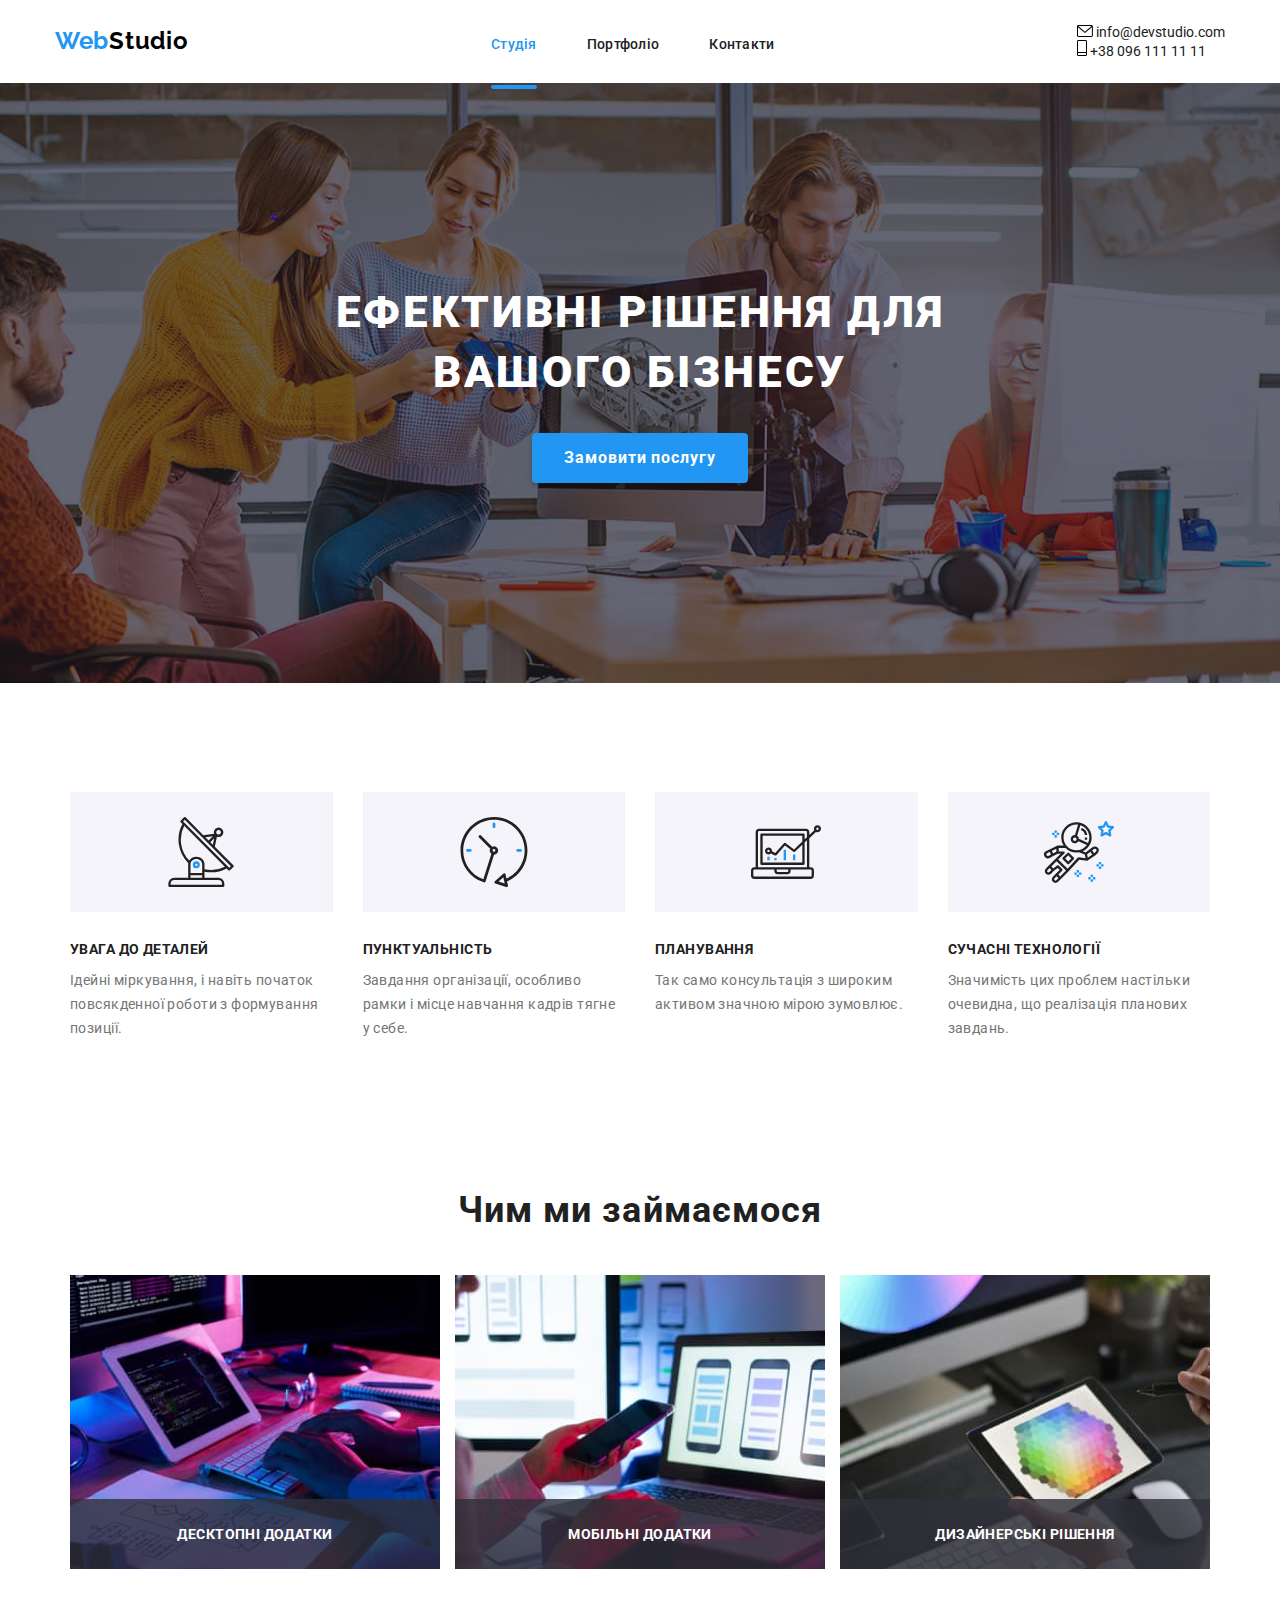
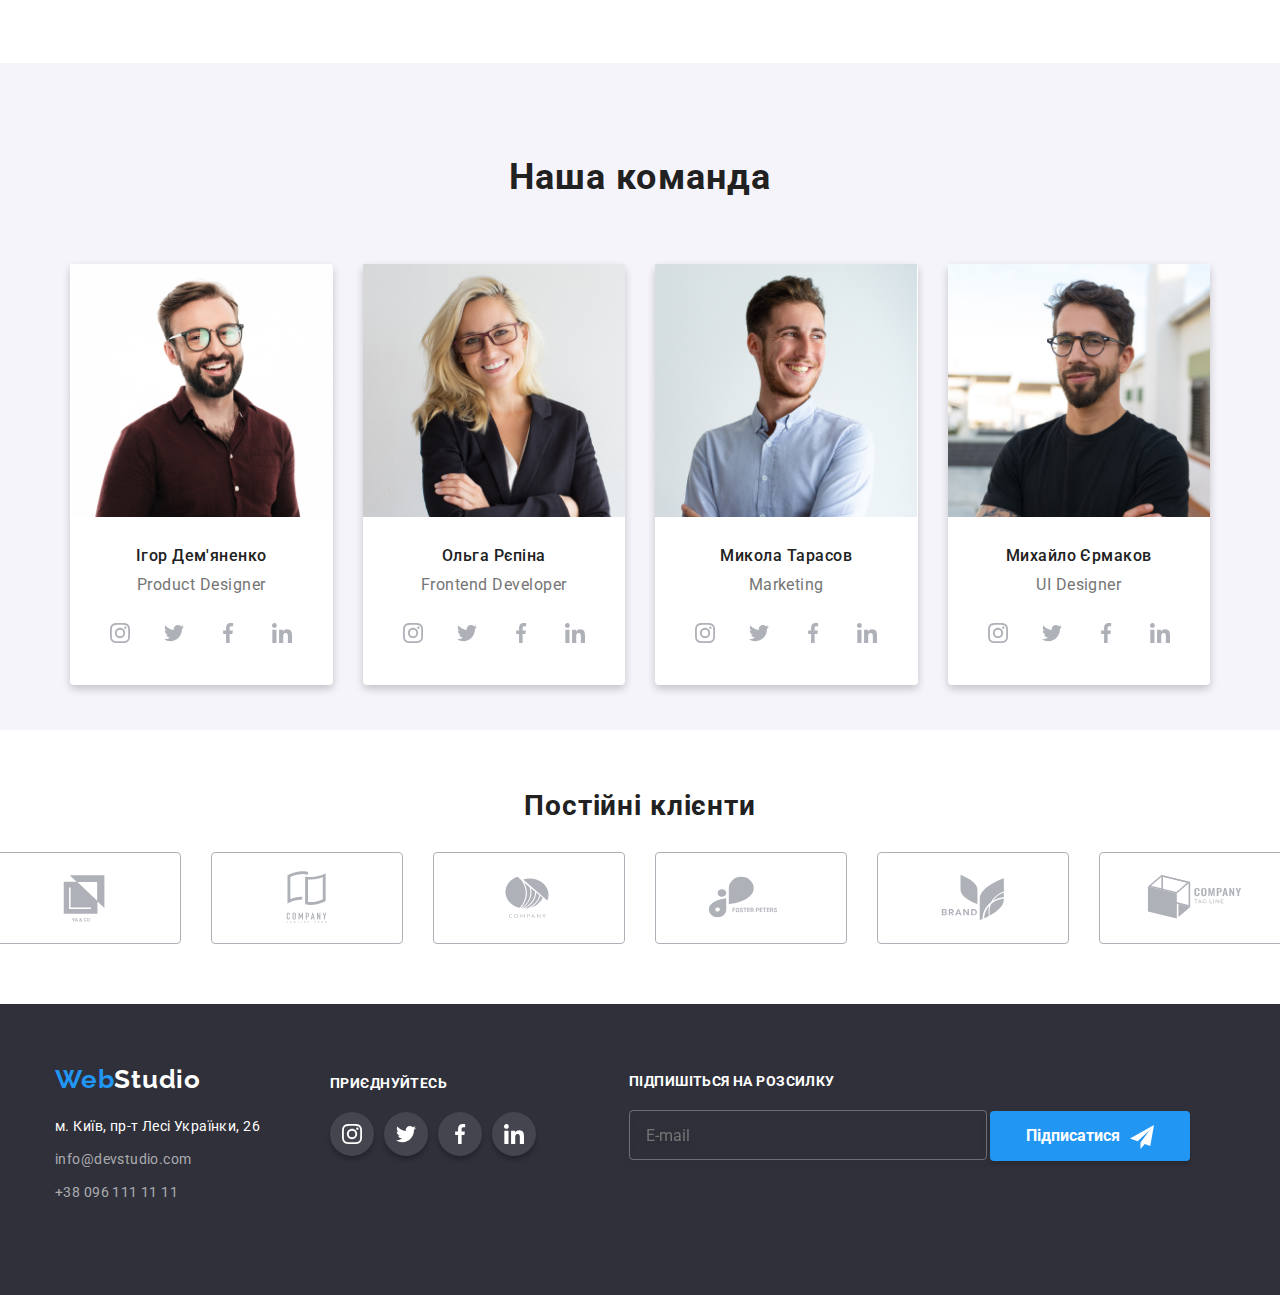
<file: index.html>
<!DOCTYPE html>
<html lang="uk">
  <head>
    <meta charset="UTF-8" />
    <meta http-equiv="X-UA-Compatible" content="IE=edge" />
    <meta name="viewport" content="width=device-width, initial-scale=1.0" />
    <title>Web Studio</title>
    <link rel="preconnect" href="https://fonts.googleapis.com" />
    <link rel="preconnect" href="https://fonts.gstatic.com" crossorigin />
    <link
      href="https://fonts.googleapis.com/css2?family=Raleway&family=Roboto:wght@400;500;700;900&display=swap"
      rel="stylesheet"
    />
    <link
      rel="stylesheet"
      href="https://cdnjs.cloudflare.com/ajax/libs/modern-normalize/1.1.0/modern-normalize.min.css"
    />
    <link rel="stylesheet" href="css/main.min.css" />
  </head>
  <body>
    <!-- Хедер  -->
    <header>
      <div class="conteiner">
        <div class="nav-bar">
          <a href="./index.html" class="logo link"
            ><span class="logo__text logo__text--blue">Web</span>Studio</a
          >
          <nav class="navigation">
            <ul class="list nav-list">
              <li class="nav-list__item">
                <a href="./index.html" class="link nav-link nav-link--current"
                  >Студія</a
                >
              </li>
              <li class="nav-list__item">
                <a href="./portfolio.html" class="link nav-link">Портфоліо</a>
              </li>
              <li class="nav-list__item">
                <a href="" class="link nav-link">Контакти</a>
              </li>
            </ul>
          </nav>
          <ul class="list contact-list">
            <li class="contact-item__email">
              <a
                class="contact-link contact-link-email--big-size link"
                href="mailto:info@devstudio.com"
              >
                <svg
                  class="contact-link-header__icon-email"
                  width="16px"
                  height="12px"
                >
                  <use href="./images/sprite.svg#email"></use>
                </svg>
                info@devstudio.com</a
              >
            </li>
            <li class="contact-item">
              <a
                class="contact-link contact-link-telephon--big-size link"
                href="tel:+380961111111"
              >
                <svg
                  class="contact-link-header__icon-telephone"
                  width="10px"
                  height="16px"
                >
                  <use href="./images/sprite.svg#telephone"></use>
                </svg>
                +38 096 111 11 11</a
              >
            </li>
          </ul>
        </div>
      </div>
    </header>
    <!-- Секция 1 Герой -->
    <main>
      <!-- Герой начало -->
      <section class="hero">
        <div class="conteiner">
          <h1 class="hero__slogan">
            Ефективні рішення для<br />
            вашого бізнесу
          </h1>
          <button type="button" class="hero__btn" data-modal-open>
            Замовити послугу
          </button>
          <!-- Конец героя -->
          <!-- Модалка -->
          <div class="backdrop is-hidden" data-modal>
            <div class="modal">
              <button class="modal__btn-closing" data-modal-close>
                <svg width="18px" height="18px">
                  <use href="./images/sprite.svg#btn-closing"></use>
                </svg>
              </button>
              <!-- Содержимое модалки -->
              <h2>Залиште свої дані, ми вам передзвонимо</h2>
              <form class="form" action="#" method="get">
                <ul>
                  <li class="form__item form-container">
                    <label class="form-container__label" for="username"
                      >Ім'я</label
                    >
                    <input
                      class="form-container__input"
                      type="text"
                      name="name"
                      id="username"
                    />
                    <svg class="input-icon" width="18px" height="18px">
                      <use
                        class="icon-input"
                        href="./images/sprite.svg#icon-person"
                      ></use>
                    </svg>
                  </li>

                  <li class="form__item form-container">
                    <label class="form-container__label" for="usertel"
                      >Телефон</label
                    >
                    <input
                      class="form-container__input"
                      type="tel"
                      name="name"
                      id="usertel"
                    />
                    <svg class="input-icon" width="18px" height="18px">
                      <use href="./images/sprite.svg#icon-phone"></use>
                    </svg>
                  </li>

                  <li class="form__item form-container">
                    <label class="form-container__label" for="useremail"
                      >Пошта</label
                    >
                    <input
                      class="form-container__input"
                      type="email"
                      name="name"
                      id="useremail"
                    />
                    <svg class="input-icon" width="18px" height="18px">
                      <use href="./images/sprite.svg#icon-email"></use>
                    </svg>
                  </li>

                  <li class="form__item form-container">
                    <label class="form-container__label" for="feedback"
                      >Коментар
                    </label>
                    <textarea
                      class="form-container__textarea"
                      name="feedback"
                      placeholder="Введіть текст"
                      id="feedback"
                    ></textarea>
                  </li>
                </ul>
              </form>
              <div class="wrapper-checkbox">
                <label class="wrapper-checkbox__lebel" for="checkbox">
                  <input
                    type="checkbox"
                    id="checkbox"
                    class="wrapper-checkbox__input"
                  />
                  <span class="wrapper-checkbox__icon"></span>
                  Погоджуюся з розсилкою та приймаю
                  <a class="wrapper-checkbox__link" href="">Умови договору</a>
                </label>
              </div>

              <button class="form__button-send" type="submit">
                Відправити
              </button>
            </div>
          </div>
        </div>
      </section>
      <!-- Секция 2 -->

      <section>
        <div class="conteiner">
          <ul class="list benefits-list">
            <li><h2 class="visually-hidden">invisible section</h2></li>

            <li class="benefits-list__item benefits">
              <div class="icon-box">
                <svg height="70px" width="70px">
                  <use href="./images/sprite.svg#antenna-1"></use>
                </svg>
              </div>
              <h3 class="benefits__caption">УВАГА ДО ДЕТАЛЕЙ</h3>
              <p class="benefits__text">
                Ідейні міркування, і навіть початок повсякденної роботи з
                формування позиції.
              </p>
            </li>

            <li class="benefits-list__item">
              <div class="icon-box">
                <svg width="70px" height="70px">
                  <use href="./images/sprite.svg#clock-2"></use>
                </svg>
              </div>
              <h3 class="benefits__caption">ПУНКТУАЛЬНІСТЬ</h3>
              <p class="benefits__text">
                Завдання організації, особливо рамки і місце навчання кадрів
                тягне у себе.
              </p>
            </li>

            <li class="benefits-list__item">
              <div class="icon-box">
                <svg width="70px" height="70px">
                  <use href="./images/sprite.svg#diagram-3"></use>
                </svg>
              </div>
              <h3 class="benefits__caption">ПЛАНУВАННЯ</h3>
              <p class="benefits__text">
                Так само консультація з широким активом значною мірою зумовлює.
              </p>
            </li>

            <li class="benefits-list__item">
              <div class="icon-box">
                <svg width="70px" height="70px">
                  <use href="./images/sprite.svg#astronaut-4"></use>
                </svg>
              </div>
              <h3 class="benefits__caption">СУЧАСНІ ТЕХНОЛОГІЇ</h3>
              <p class="benefits__text">
                Значимість цих проблем настільки очевидна, що реалізація
                планових завдань.
              </p>
            </li>
          </ul>
        </div>
      </section>

      <!-- Секция 3 -->

      <section class="section-us-work">
        <div class="conteiner">
          <h2 class="section-us-work__title">Чим ми займаємося</h2>
          <ul class="list li-img-work">
            <li>
              <div class="pedestal-img">
                <img
                  class="pedestal-img__img-work"
                  src="images/img0.jpg"
                  alt="Десктопні додатки"
                  width="370"
                />
                <h3 class="section-us-work__heading">Десктопні додатки</h3>
              </div>
            </li>
            <li>
              <div class="pedestal-img">
                <img
                  class="pedestal-img__img-work"
                  src="images/img1.1.jpg"
                  alt="Мобільні додатки"
                  width="370"
                />
                <h3 class="section-us-work__heading">Мобільні додатки</h3>
              </div>
            </li>
            <li>
              <div class="pedestal-img">
                <img
                  class="pedestal-img__img-work"
                  src="images/img2.2.jpg"
                  alt="Дизайнерські рішення"
                  width="370"
                />
                <h3 class="section-us-work__heading">Дизайнерські рішення</h3>
              </div>
            </li>
          </ul>
        </div>
      </section>

      <!-- Секция 4 -->

      <section class="section-our-team">
        <div class="conteiner">
          <h2 class="section-our-team__heading">Наша команда</h2>
          <ul class="list list-our-team">
            <!-- Team card 1 -->
            <li class="team-item">
              <div class="team-worker-card">
                <img
                  srcset="
                    ./images/Product-deskop-270.jpg    270w,
                    ./images/Product-tablet-354.jpg    354w,
                    ./images/Product-mobile-450.jpg    450w,
                    ./images/Product-deskop@2x-540.jpg 540w,
                    ./images/Product-tablet@2x-708.jpg 708w,
                    ./images/Product-mobile@2x-900.jpg 900w
                  "
                  sizes="(min-width:1200px) 270px, (min-width:768px) 354px, 450px"
                  src="./images/Product.jpg"
                  alt="чоловік"
                />

                <h4 class="team-worker-card__subtitle">Ігор Дем'яненко</h4>
                <p lang="en" class="team-worker-card___paragraph">
                  Product Designer
                </p>
                <ul class="social-list">
                  <li>
                    <a
                      class="social-link"
                      href="https://www.instagram.com/accounts/login/"
                      ><svg height="20px" width="20px">
                        <use href="./images/sprite.svg#instagram-1"></use>
                      </svg>
                    </a>
                  </li>
                  <li>
                    <a class="social-link" href="https://twitter.com/"
                      ><svg height="20px">
                        <use href="./images/sprite.svg#twitter-2"></use></svg
                    ></a>
                  </li>
                  <li>
                    <a class="social-link" href=""
                      ><svg height="20px">
                        <use href="./images/sprite.svg#facebook-3"></use></svg
                    ></a>
                  </li>
                  <li>
                    <a class="social-link" href=""
                      ><svg height="20px">
                        <use href="./images/sprite.svg#linkedin-4"></use></svg
                    ></a>
                  </li>
                </ul>
              </div>
            </li>

            <!-- Team-card 2 -->
            <li class="team-item">
              <div class="team-worker-card">
                <div class="thumb">
                  <img
                    srcset="
                      ./images/Developer-deskop-270.jpg    270w,
                      ./images/Developer-tablet-354.jpg    354w,
                      ./images/Developer-mobile-450.jpg    450w,
                      ./images/Developer-deskop@2x-540.jpg 540w,
                      ./images/Developer-tablet@2x-708.jpg 708w,
                      ./images/Developer-mobile@2x-900.jpg 900w
                    "
                    sizes="(min-width:1200px) 270px, (min-width:768px) 354px, 450px"
                    src="./images/Developer.jpg"
                    alt="girl"
                  />
                </div>

                <h4 class="team-worker-card__subtitle">Ольга Рєпіна</h4>
                <p lang="en" class="team-worker-card___paragraph">
                  Frontend Developer
                </p>
                <ul class="social-list">
                  <li>
                    <a class="social-link" href=""
                      ><svg height="20px">
                        <use href="./images/sprite.svg#instagram-1"></use></svg
                    ></a>
                  </li>
                  <li>
                    <a class="social-link" href=""
                      ><svg height="20px">
                        <use href="./images/sprite.svg#twitter-2"></use></svg
                    ></a>
                  </li>
                  <li>
                    <a class="social-link" href=""
                      ><svg height="20px">
                        <use href="./images/sprite.svg#facebook-3"></use></svg
                    ></a>
                  </li>
                  <li>
                    <a class="social-link" href=""
                      ><svg height="20px">
                        <use href="./images/sprite.svg#linkedin-4"></use></svg
                    ></a>
                  </li>
                </ul>
              </div>
            </li>
            <!-- Team-card 3 -->
            <li class="team-item">
              <div class="team-worker-card">
                <div class="thumb">
                  <img
                    srcset="
                      ./images/Marketing-deskop-270.jpg     270w,
                      ./images/Marketing-tablet-354.jpg     354w,
                      ./images//Marketing-mobile-450.jpg    450w,
                      ./images//Marketing-deskop@2x-540.jpg 540w,
                      ./images//Marketing-tablet@2x-708.jpg 708w,
                      ./images/Marketing-mobile-900.jpg     900w
                    "
                    sizes="(min-width:1200px) 270px, (min-width:768px) 354px, 450px"
                    src="./images/Marketing.jpg"
                    alt="чоловік"
                  />
                </div>

                <h4 class="team-worker-card__subtitle">Микола Тарасов</h4>
                <p lang="en" class="team-worker-card___paragraph">Marketing</p>
                <ul class="social-list">
                  <li>
                    <a class="social-link" href=""
                      ><svg height="20px">
                        <use href="./images/sprite.svg#instagram-1"></use></svg
                    ></a>
                  </li>
                  <li>
                    <a class="social-link" href=""
                      ><svg height="20px">
                        <use href="./images/sprite.svg#twitter-2"></use></svg
                    ></a>
                  </li>
                  <li>
                    <a class="social-link" href=""
                      ><svg height="20px">
                        <use href="./images/sprite.svg#facebook-3"></use></svg
                    ></a>
                  </li>
                  <li>
                    <a class="social-link" href=""
                      ><svg height="20px">
                        <use href="./images/sprite.svg#linkedin-4"></use></svg
                    ></a>
                  </li>
                </ul>
              </div>
            </li>
            <!-- Team-card-4-->
            <li class="team-item">
              <div class="team-worker-card">
                <div class="thumb">
                  <img
                    srcset="
                      ./images/Designer-deskop-270.jpg    270w,
                      ./images/Designer-tablet-354.jpg    354w,
                      ./images/Designer-mobile-450.jpg    450w,
                      ./images/Designer-deskop@2x-540.jpg 540w,
                      ./images/Designer-tablet@2x-708.jpg 708w,
                      ./images/Designer-mobile@2x-900.jpg 900w
                    "
                    sizes="(min-width:1200px) 270px, (min-width:768px) 354px, 450px"
                    src="./images/Designer.jpg"
                    alt="чоловік"
                  />
                </div>
                <h4 class="team-worker-card__subtitle">Михайло Єрмаков</h4>
                <p lang="en" class="team-worker-card___paragraph">
                  UI Designer
                </p>
                <ul class="social-list">
                  <li>
                    <a class="social-link" href=""
                      ><svg height="20px">
                        <use href="./images/sprite.svg#instagram-1"></use></svg
                    ></a>
                  </li>
                  <li>
                    <a class="social-link" href=""
                      ><svg height="20px">
                        <use href="./images/sprite.svg#twitter-2"></use></svg
                    ></a>
                  </li>
                  <li>
                    <a class="social-link" href=""
                      ><svg height="20px">
                        <use href="./images/sprite.svg#facebook-3"></use></svg
                    ></a>
                  </li>
                  <li>
                    <a class="social-link" href=""
                      ><svg height="20px">
                        <use href="./images/sprite.svg#linkedin-4"></use></svg
                    ></a>
                  </li>
                </ul>
              </div>
            </li>
          </ul>
        </div>
      </section>
      <!-- Партнеры -->

      <section class="section-client">
        <div class="conteiner">
          <h2 class="section-сlient__heading">Постійні клієнти</h2>
          <ul class="client-list">
            <li class="client-item">
              <a class="client-link" href=""
                ><svg class="icon-client" width="106px" height="60px">
                  <use href="./images/sprite.svg#Logo-0"></use></svg
              ></a>
            </li>

            <li class="client-item">
              <a class="client-link" href=""
                ><svg class="icon-client" width="106px" height="60px">
                  <use href="./images/sprite.svg#Logo-1"></use></svg
              ></a>
            </li>

            <li class="client-item">
              <a class="client-link" href=""
                ><svg class="icon-client" width="106px" height="60px">
                  <use href="./images/sprite.svg#Logo-2"></use></svg
              ></a>
            </li>

            <li class="client-item">
              <a class="client-link" href=""
                ><svg class="icon-client" width="106px" height="60px">
                  <use href="./images/sprite.svg#Logo-3"></use></svg
              ></a>
            </li>

            <li class="client-item">
              <a class="client-link" href="">
                <svg class="icon-client" width="106px" height="60px">
                  <use href="./images/sprite.svg#Logo-4"></use></svg
              ></a>
            </li>

            <li class="client-item">
              <a class="client-link" href=""
                ><svg class="icon-client" width="106px" height="60px">
                  <use href="./images/sprite.svg#Logo-5"></use></svg
              ></a>
            </li>
          </ul>
        </div>
      </section>
    </main>
    <!-- Подвал -->
    <footer class="footer">
      <div class="conteiner">
        <div class="conteiner-sidebar">
          <div>
            <address>
              <ul class="list wrapper-text-foote">
                <li class="logo-footer">
                  <a href="./index.html" class="logo-footer">
                    <span class="logo-footer--blue-accent">Web</span>Studio</a
                  >
                </li>
                <li class="foooter__link-address--indent-bottom">
                  <a
                    href="https://goo.gl/maps/aNRmM5jgGCXuYNQ1A"
                    target="_blank"
                    rel="noopener nofollow noreferrer"
                    class="link foooter__link-address"
                    >м. Київ, пр-т Лесі Українки, 26</a
                  >
                </li>
                <li class="footer__email-indent--bottom">
                  <a
                    href="mailto:info@devstudio.com"
                    class="link contact-link-footer"
                    >info@devstudio.com</a
                  >
                </li>
                <li class="footer__tel-indent--bottom">
                  <a href="tel:+380961111111" class="link contact-link-footer"
                    >+38 096 111 11 11</a
                  >
                </li>
              </ul>
            </address>
          </div>

          <div class="footer-box-social">
            <h3 class="footer__heading-social">приєднуйтесь</h3>
            <ul class="footer__list-social">
              <li>
                <a
                  class="footer__link-social"
                  href="https://www.instagram.com"
                  target="_blank"
                  ><svg height="20px" width="20px">
                    <use href="./images/sprite.svg#instagram-1"></use></svg
                ></a>
              </li>
              <li>
                <a class="footer__link-social" href=""
                  ><svg height="20px">
                    <use href="./images/sprite.svg#twitter-2"></use></svg
                ></a>
              </li>
              <li>
                <a class="footer__link-social" href=""
                  ><svg height="20px">
                    <use href="./images/sprite.svg#facebook-3"></use></svg
                ></a>
              </li>
              <li>
                <a class="footer__link-social" href=""
                  ><svg height="20px">
                    <use href="./images/sprite.svg#linkedin-4"></use></svg
                ></a>
              </li>
            </ul>
          </div>
          <form action="#" method="get" class="footer-form">
            <p class="footer-form__paragraph">Підпишіться на розсилку</p>
            <input
              type="email"
              placeholder="E-mail"
              class="footer-from__input"
            />
            <button type="submit" class="footer-form__btn">Підписатися</button>
          </form>
        </div>
      </div>
    </footer>
    <script src="./js/mobile-menu.js"></script>
    <script src="./js/modal.js"></script>
  </body>
</html>
</file>
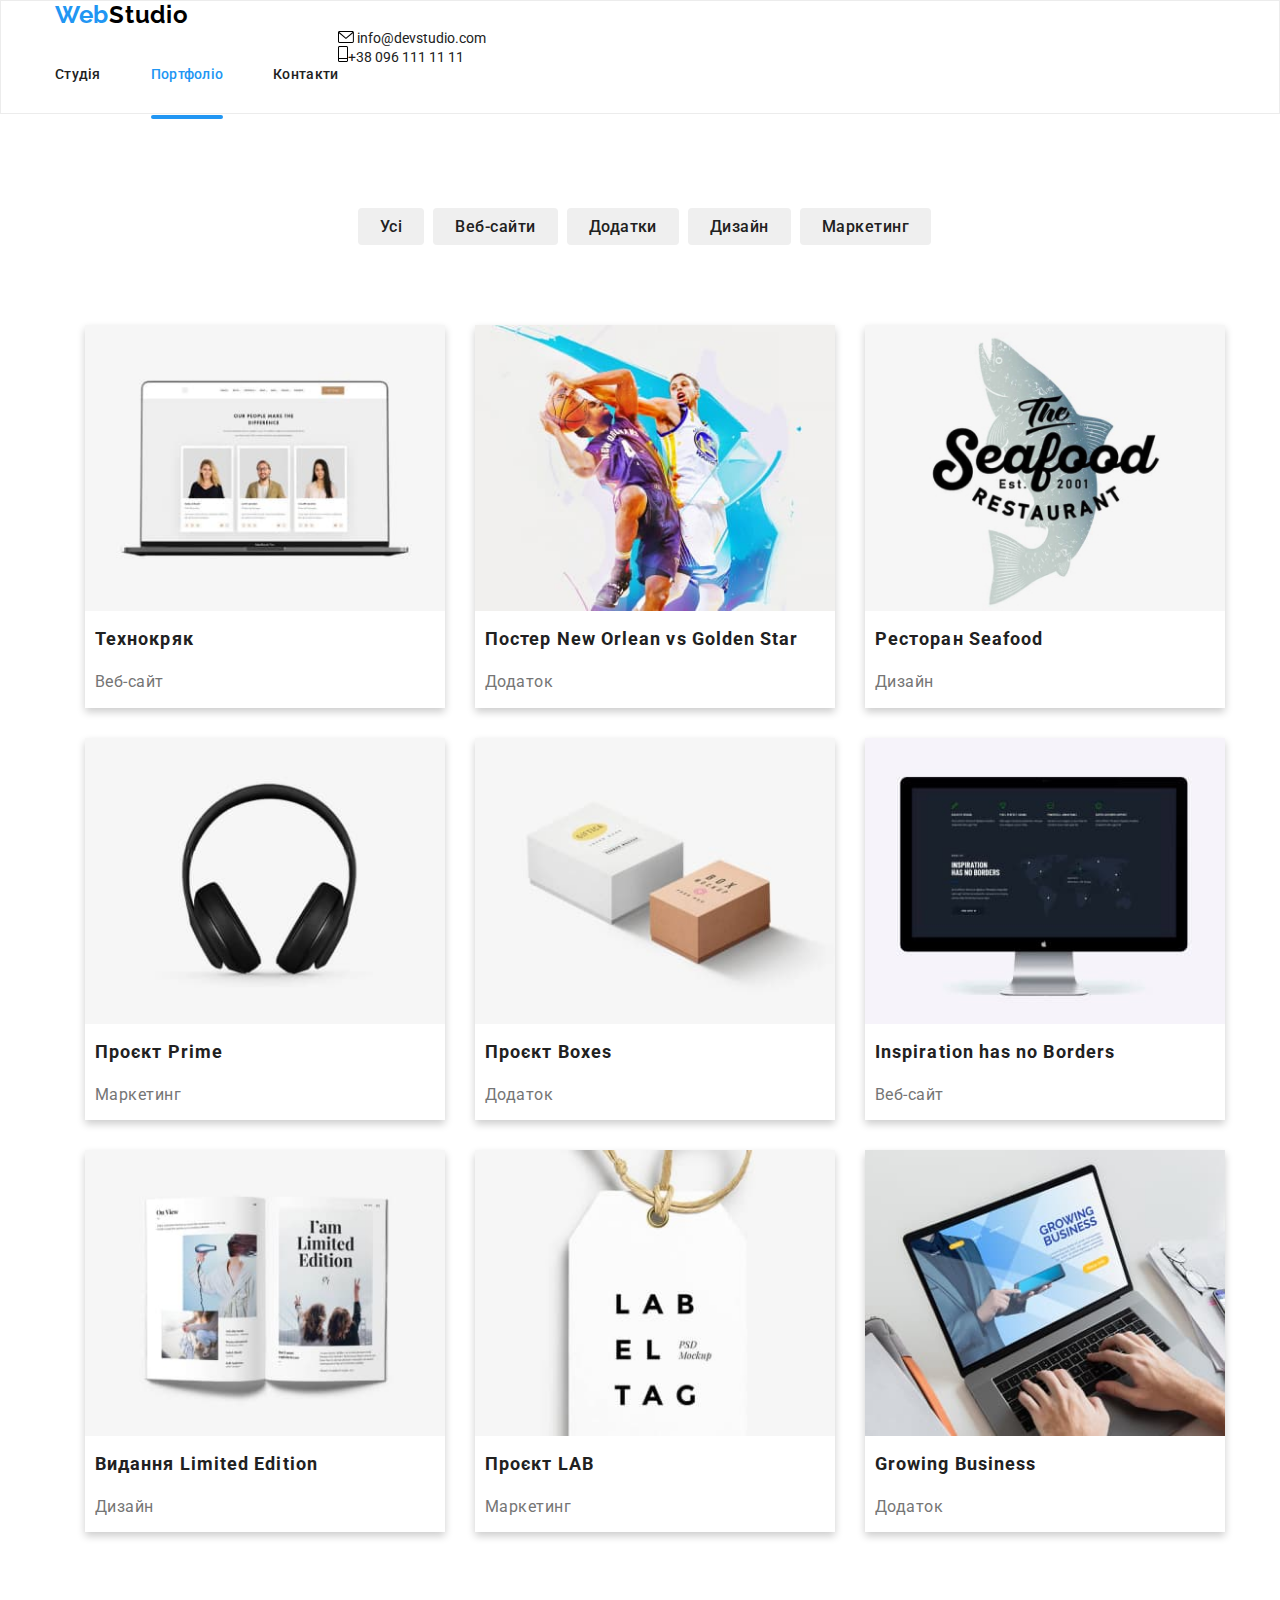
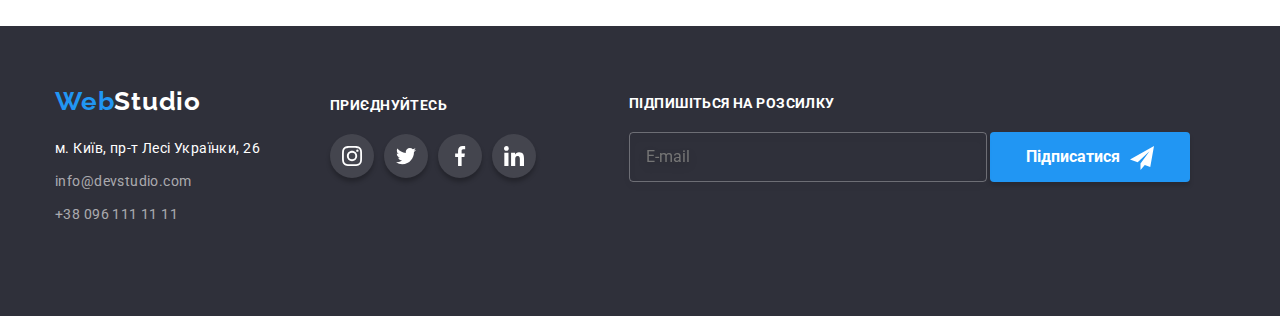
<file: portfolio.html>
<!DOCTYPE html>
<html lang="en">
  <head>
    <meta charset="UTF-8" />
    <meta http-equiv="X-UA-Compatible" content="IE=edge" />
    <meta name="viewport" content="width=device-width, initial-scale=1.0" />
    <title>Portfolio</title>
    <link rel="preconnect" href="https://fonts.googleapis.com" />
    <link rel="preconnect" href="https://fonts.gstatic.com" crossorigin />
    <link
      href="https://fonts.googleapis.com/css2?family=Raleway&family=Roboto:wght@400;500;700;900&display=swap"
      rel="stylesheet"
    />
    <link
      rel="stylesheet"
      href="https://cdnjs.cloudflare.com/ajax/libs/modern-normalize/1.1.0/modern-normalize.min.css"
    />
    <link rel="stylesheet" href="css/portfolio.min.css" />
  </head>
  <body>
    <!-- Главная навигация -->
  <header class="haed-portfolio">
    <div class="conteiner header-block">
  
   
          
      <a href="./index.html" class="logo link"><span class="logo__text  logo__text--blue ">Web</span>Studio</a>

        <button class="menu-btn js-open-menu" aria-expanded="false" aria-controls="mobile-menu"  type="button">
            <svg class="icon-menu" width="40px" height="40px">
             <use href="./images/sprite.svg#icon-menu_40px"></use></svg></button>
            
            
      <div class="wrapper-mobile-menu js-menu-container" id="mobile-menu">
    
        <nav class="navigation">
          <ul class="list nav-list">
            <li class="nav-list__item">
              <a href="./index.html" class="link nav-link nav-link">Студія</a>
            </li>
            <li class="nav-list__item">
              <a href="./portfolio.html" class="link nav-link--current">Портфоліо</a>
             </li>
            <li class="nav-list__item"><a href="" class="link nav-link">Контакти</a></li>
          </ul>
        </nav>
        <div class="contacts-menu">
          <ul class="list contact-list">

          
               <li class="contact-item__email">
                <a class="contact-link contact-link-email--big-size link" href="mailto:info@devstudio.com">
                <svg class=" contact-link-header__icon-email " width="16px" height="12px">
                  <use href="./images/sprite.svg#email"></use></svg>
                info@devstudio.com</a>
               </li>

               <li class="contact-item">
                <a
                  class=" contact-link contact-link-telephon--big-size link"
                  href="tel:+380961111111"
                >
                  <svg
                    class="contact-link-header__icon-telephone"
                    width="10px"
                    height="16px"
                  >
                    <use href="./images/sprite.svg#telephone"></use></svg
                  >+38 096 111 11 11</a >
              </li>
               
           </ul>
           <ul class="social-contact-list list">
               <li class="social-contact_item"><a class="social-contact_link link" href="">Instagram</a></li>
               <li class="social-contact_item"><a class="social-contact_link link" href="">Twitter</a></li>
               <li class="social-contact_item"><a class="social-contact_link link" href="">Facebook</a></li>
               <li class="social-contact_item"><a class="social-contact_link link" href="">LinkedIn</a></li>
           </ul> 
            <button class="menu-btn-close  js-close-menu" type="button">
         <svg class="icon-cross" width="40px" height="40px">
             <use href="./images/sprite.svg#icon-close_40px"></use>
         </svg>
     </button>
        </div>
    
    </div>
       </div>
    </header>
    <!-- Конец главной навигаций  -->
    <main>
      <section>
        <!-- Фильтры страницы портфолео  -->

        <ul class="list filters-btn">
          <li class="filters-btn__item">
            <button type="button" class="btn--default-state btn--active-state">
              Усі
            </button>
          </li>

          <li class="filters-btn__item">
            <button type="button" class="btn--default-state btn--active-state">
              Веб-сайти
            </button>
          </li>

          <li class="filters-btn__item">
            <button type="button" class="btn--default-state btn--active-state">
              Додатки
            </button>
          </li>

          <li class="filters-btn__item">
            <button type="button" class="btn--default-state btn--active-state">
              Дизайн
            </button>
          </li>

          <li class="filters-btn__item">
            <button type="button" class="btn--default-state btn-active-state">
              Маркетинг
            </button>
          </li>
        </ul>

        <!-- Карточки проектов портфолео  -->

        <div class="conteiner">
          <!-- тут должен быть логически H1 и секция -->

          <h1 class="visually-hidden">name-page</h1>
          <ul class="card-set">
            <li class="card-set__item">
              <article class="card">
              <a class="link card__link" href="">
                <div class="card__thum">
                  <img src="./images/portfolio.jpg" alt="" />
                  <p class="overlay">Ресурс пропонує комплексні пропозиції з різним рівнем функціоналу та сервісів. Все це дозволить відвідувачу отримати вичерпні відомості про компанію чи приватну особу</p>
                </div>
                <div class="card__content--wrapper">
                  <h2 class="card__heading">Технокряк</h2>
                  <p class="card__text">Веб-сайт</p>
                </div>
              </a>
              </article>
            </li>

            <li class="card-set__item">
              <article class="card">
              <a class="link card__link" href=""> 
               <div class="card__thum">
                <img src="./images/portfolio1.jpg " alt="" />
                <p class="overlay">Ресурс пропонує комплексні пропозиції з різним рівнем функціоналу та сервісів. Все це дозволить відвідувачу отримати вичерпні відомості про компанію чи приватну особу</p>
               </div>
              <div class="card__content--wrapper">
                <h2 class="card__heading">Постер New Orlean vs Golden Star</h2>
                <p class="card__text">Додаток</p>
              </div>
             </a>
              </article>
            </li>

            <li class="card-set__item">
              <article class="card">
                <a class="link card__link" href="">
                  <div class="card__thum">
                    <img src="./images/portfolio2.jpg " alt="" />
                    <p class="overlay">Ресурс пропонує комплексні пропозиції з різним рівнем функціоналу та сервісів. Все це дозволить відвідувачу отримати вичерпні відомості про компанію чи приватну особу</p>
                  </div>
                  <div class="card__content--wrapper">
                    <h2 class="card__heading">Ресторан Seafood</h2>
                    <p class="card__text">Дизайн</p>
                  </div>
                </a>
              </article>
            </li>

            <li class="card-set__item">
              <article class="card">
               <a class="link card__link" href="">
                <div class="card__thum">
                  <img src="./images/portfolio3.jpg " alt="" />
                  <p class="overlay">Ресурс пропонує комплексні пропозиції з різним рівнем функціоналу та сервісів. Все це дозволить відвідувачу отримати вичерпні відомості про компанію чи приватну особу</p>
                </div>
                <div class="card__content--wrapper">
                  <h2 class="card__heading">Проєкт Prime</h2>
                  <p class="card__text">Маркетинг</p>
                </div>
               </a>
              </article>
            </li>

            <li class="card-set__item">
              <article class="card">
               <a class="link card__link" href="">
                <div class="card__thum">
                  <img src="./images/portfolio4.jpg " alt="" />
                  <p class="overlay">Ресурс пропонує комплексні пропозиції з різним рівнем функціоналу та сервісів. Все це дозволить відвідувачу отримати вичерпні відомості про компанію чи приватну особу</p>
                </div>
                <div class="card__content--wrapper">
                  <h2 class="card__heading">Проєкт Boxes</h2>
                  <p class="card__text">Додаток</p>
                </div>
               </a>
              </article>
            </li>

            <li class="card-set__item">
              <article class="card">
                <a class="link card__link" href="">
                  <div class="card__thum">
                    <img src="./images/portfolio5.jpg" alt="" />
                    <p class="overlay">Ресурс пропонує комплексні пропозиції з різним рівнем функціоналу та сервісів. Все це дозволить відвідувачу отримати вичерпні відомості про компанію чи приватну особу</p>
                  </div>
                  <div class="card__content--wrapper">
                    <h2 class="card__heading">Inspiration has no Borders</h2>
                    <p class="card__text">Веб-сайт</p>
                  </div>
                </a>
              </article>
            </li>

            <li class="card-set__item">
              <article class="card">
                <a class="link card__link" href="">
                  <div class="card__thum">
                    <img src="./images/portfolio6.jpg" alt="" />
                    <p class="overlay">Ресурс пропонує комплексні пропозиції з різним рівнем функціоналу та сервісів. Все це дозволить відвідувачу отримати вичерпні відомості про компанію чи приватну особу</p>
                  </div>
                  <div class="card__content--wrapper">
                    <h2 class="card__heading">Видання Limited Edition</h2>
                    <p class="card__text">Дизайн</p>
                  </div>
                </a>
              </article>
            </li>

            <li class="card-set__item">
              <article class="card">
               <a class="link card__link" href="">
                <div class="card__thum">
                  <img src="./images/portfolio7.jpg" alt="" />
                  <p class="overlay">Ресурс пропонує комплексні пропозиції з різним рівнем функціоналу та сервісів. Все це дозволить відвідувачу отримати вичерпні відомості про компанію чи приватну особу</p>
                </div>
                <div class="card__content--wrapper">
                  <h2 class="card__heading">Проєкт LAB</h2>
                  <p class="card__text">Маркетинг</p>
                </div>
               </a>
              </article>
            </li>

            <li class="card-set__item">
              <article class="card">
                <a class="link card__link" href="">
                  <div class="card__thum">
                    <img src="./images/portfolio8.jpg" alt="" />
                    <p class="overlay">Ресурс пропонує комплексні пропозиції з різним рівнем функціоналу та сервісів. Все це дозволить відвідувачу отримати вичерпні відомості про компанію чи приватну особу</p>
                  </div>
                  <div class="card__content--wrapper">
                    <h2 class="card__heading">Growing Business</h2>
                    <p class="card__text">Додаток</p>
                  </div>
                </a>
              </article>
            </li>
          </ul>
        </div>
      </section>
    </main>
    <!-- Подвал  -->
    <footer class="footer">
      <div class="conteiner">
        <div class="conteiner-sidebar">
          <div>
          
          <address>
          <ul class="list">
            <li class="logo-footer">
              <a href="./index.html" class="logo-footer">
                <span class="logo-footer--blue-accent">Web</span>Studio</a
              >
            </li>
            <li class="foooter__link-address--indent-bottom">
              <a
                href="https://goo.gl/maps/aNRmM5jgGCXuYNQ1A"
                target="_blank"
                rel="noopener nofollow noreferrer"
                class="link foooter__link-address"
                >м. Київ, пр-т Лесі Українки, 26</a
              >
            </li>
            <li class="footer__email-indent--bottom">
              <a
                href="mailto:info@devstudio.com"
                class="link contact-link-footer"
                >info@devstudio.com</a
              >
            </li>
            <li class="footer__tel-indent--bottom">
              <a href="tel:+380961111111" class="link contact-link-footer"
                >+38 096 111 11 11</a
              >
            </li>
          </ul>
        </address>
           </div>

          <div class="footer-box-social">
            <h3 class="footer__heading-social">приєднуйтесь</h3>
            <ul class="footer__list-social">
              <li>
                <a class="footer__link-social" href=""
                  ><svg height="20px">
                    <use href="./images/sprite.svg#instagram-1"></use></svg ></a>
              </li>
              <li>
                <a class="footer__link-social" href=""
                  ><svg height="20px">
                    <use href="./images/sprite.svg#twitter-2"></use></svg></a>
              </li>
              <li>
                <a class="footer__link-social" href=""
                  ><svg height="20px">
                    <use href="./images/sprite.svg#facebook-3"></use></svg></a>
              </li>
              <li class="social-item">
                <a class="footer__link-social" href=""
                  ><svg height="20px">
                    <use href="./images/sprite.svg#linkedin-4"></use></svg></a>
              </li>
            </ul>
          </div>
          <form action="#" method="get" class="footer-form">
            <p class="footer-form__paragraph">Підпишіться на розсилку</p>
            <input type="email" placeholder="E-mail" class="footer-from__input">
            <button type="submit" class="footer-form__btn">Підписатися</button>
            
          </form>
        </div>
        
      </div>
    </footer>
  </body>
</html>
</file>
<file: css/main.min.css>
html{-webkit-box-sizing:border-box;box-sizing:border-box}*,*::before,*::after{-webkit-box-sizing:inherit;box-sizing:inherit}body{font-family:"Roboto",sans-serif;background-color:#fff;font-size:14px;overflow-x:hidden}.list{margin:0px;padding:0px;list-style-type:none}h1,h2,h3,ul,p{margin:0px;padding:0px}img{display:block;max-width:100%;height:auto}.conteiner{margin:0 auto;padding:0 15px;max-width:1200px}.link{text-decoration:none;color:#212121}.visually-hidden{position:absolute;width:1px;height:1px;margin:-1px;border:0;padding:0;white-space:nowrap;-webkit-clip-path:inset(100%);clip-path:inset(100%);clip:rect(0 0 0 0);overflow:hidden}.current{position:relative;color:#2196f3}.current::after{contain:"";position:absolute;left:0;bottom:0;content:"";display:block;width:100%;height:4px;border-radius:2px;background-color:#2196f3}.logo{font-family:"Raleway";font-weight:700;font-size:24px;line-height:1.19;letter-spacing:.03em;color:#000}.logo__text--blue{color:#2196f3}.nav-bar{display:-webkit-box;display:-ms-flexbox;display:flex;-webkit-box-align:center;-ms-flex-align:center;align-items:center;-webkit-box-pack:justify;-ms-flex-pack:justify;justify-content:space-between}@media screen and (min-width: 481px)and (max-width: 768px){.nav-bar{padding-top:32px}}@media screen and (min-width: 320px)and (max-width: 480px){.wrapper-mobile-menu{position:fixed;background-color:#fff;top:0;left:0;right:0;width:100vw;height:100vh;padding:48px 34px;z-index:999;-webkit-transform:translateX(100%);transform:translateX(100%)}.wrapper-mobile-menu.is-open{-webkit-transform:translateX(0%);transform:translateX(0%)}}@media screen and (min-width: 481px){.wrapper-mobile-menu{display:-webkit-box;display:-ms-flexbox;display:flex}}@media screen and (min-width: 320px)and (max-width: 480px){.menu-btn{display:inline-block;margin:0;padding:0;border:none;background-color:rgba(0,0,0,0)}}@media screen and (min-width: 481px){.menu-btn{display:none}}@media screen and (min-width: 320px)and (max-width: 480px){.menu-btn-close{display:block;width:40px;height:40px;position:absolute;top:10px;right:10px;border:none;background:#fff;fill:#212121}.menu-btn-close:hover{fill:#2196f3}.menu-btn-close:focus{fill:#2196f3}}@media screen and (min-width: 481px){.menu-btn-close{display:none}}.nav-list{font-family:"Roboto";font-style:normal;font-weight:500;font-size:40px;line-height:1.17;letter-spacing:.02em}@media screen and (min-width: 320px)and (max-width: 480px){.nav-list{display:block}}@media screen and (min-width: 481px)and (max-width: 768px){.nav-list{display:-webkit-box;display:-ms-flexbox;display:flex;margin-right:96px;font-size:14px;line-height:1.14;padding-top:9px}}@media screen and (min-width: 769px){.nav-list{display:-webkit-box;display:-ms-flexbox;display:flex;font-size:14px;line-height:1.14;padding-top:37px;padding-bottom:30px}}@media screen and (min-width: 769px){.nav-list .nav-list__item:not(:last-child){margin-right:50px}}.nav-list__item{color:#212121;position:relative}@media screen and (min-width: 320px)and (max-width: 480px){.nav-list__item{margin-top:35px}}@media screen and (min-width: 481px)and (max-width: 768px){.nav-list__item{display:-webkit-box;display:-ms-flexbox;display:flex;max-width:283px;width:100%;padding:0 15px;margin:0 auto}}.nav-link{color:#212121}.nav-link:hover{color:#2196f3}.nav-link:focus{color:#2196f3}.nav-link--current{color:#2196f3}.nav-link--current{color:#2196f3}@media screen and (min-width: 769px){.nav-link--current:after{content:" ";width:100%;height:4px;background-color:#2196f3;border-radius:3px;position:absolute;top:48px;left:0;opacity:1}}@media screen and (min-width: 320px)and (max-width: 480px){.contact-link-telephon--big-size{font-size:34px;line-height:1.17}}@media screen and (min-width: 320px)and (max-width: 480px){.contact-link-email--big-size{font-size:24px;line-height:1.16}}@media screen and (min-width: 320px)and (max-width: 480px){.social-contact-list{display:-webkit-box;display:-ms-flexbox;display:flex;margin-top:53px}}@media screen and (min-width: 481px)and (max-width: 768px){.social-contact-list{margin-left:96px}}.social-contact-list .social-contact_item{border-right:1px solid rgba(33,33,33,.2);padding-left:10px;padding-right:10px}.social-contact-list .social-contact_item .social-contact_link{color:#2196f3}@media screen and (min-width: 481px){.social-contact-list .social-contact_item .social-contact_link{display:none}}.hero{background-image:-webkit-gradient(linear, left top, right top, from(rgba(47, 48, 58, 0.4)), to(rgba(47, 48, 58, 0.4))),url(/images/hero_mobile@1x.jpg);background-image:linear-gradient(to right, rgba(47, 48, 58, 0.4), rgba(47, 48, 58, 0.4)),url(/images/hero_mobile@1x.jpg);background-size:cover;background-repeat:no-repeat;background-position:center center;margin:auto;background-color:#757575;text-align:center;padding:118px 60px}@media screen and (min-device-pixel-ratio: 2),(-webkit-min-device-pixel-ratio: 2),screen and (-webkit-min-device-pixel-ratio: 2),screen and (min-resolution: 2dppx){.hero{background-image:-webkit-gradient(linear, left top, right top, from(rgba(47, 48, 58, 0.4)), to(rgba(47, 48, 58, 0.4))) url(/images/hero_mobile@2x.jpg);background-image:linear-gradient(to right, rgba(47, 48, 58, 0.4), rgba(47, 48, 58, 0.4)) url(/images/hero_mobile@2x.jpg)}}@media screen and (min-width: 481px){.hero{background-image:-webkit-gradient(linear, left top, right top, from(rgba(47, 48, 58, 0.4)), to(rgba(47, 48, 58, 0.4))),url(/images/hero_tablet@1x.jpg);background-image:linear-gradient(to right, rgba(47, 48, 58, 0.4), rgba(47, 48, 58, 0.4)),url(/images/hero_tablet@1x.jpg)}}@media screen and (min-width: 481px)and (min-device-pixel-ratio: 2),screen and (min-width: 481px)and (-webkit-min-device-pixel-ratio: 2){.hero{background-image:-webkit-gradient(linear, left top, right top, from(rgba(47, 48, 58, 0.4)), to(rgba(47, 48, 58, 0.4))),url(/images/hero_tablet@2x.jpg);background-image:linear-gradient(to right, rgba(47, 48, 58, 0.4), rgba(47, 48, 58, 0.4)),url(/images/hero_tablet@2x.jpg)}}@media screen and (min-width: 481px)and (min-width: 769px){.hero{background-image:-webkit-gradient(linear, left top, right top, from(rgba(47, 48, 58, 0.4)), to(rgba(47, 48, 58, 0.4))),url(/images/hero-deskop@1x.jpg);background-image:linear-gradient(to right, rgba(47, 48, 58, 0.4), rgba(47, 48, 58, 0.4)),url(/images/hero-deskop@1x.jpg)}}@media screen and (min-width: 481px)and (min-width: 769px)and (min-device-pixel-ratio: 2),screen and (min-width: 481px)and (min-width: 769px)and (-webkit-min-device-pixel-ratio: 2){.hero{background-image:-webkit-gradient(linear, left top, right top, from(rgba(47, 48, 58, 0.4)), to(rgba(47, 48, 58, 0.4))),url(/images/hero-deskop@2x.jpg);background-image:linear-gradient(to right, rgba(47, 48, 58, 0.4), rgba(47, 48, 58, 0.4)),url(/images/hero-deskop@2x.jpg)}}@media screen and (min-width: 481px)and (min-width: 1200px){.hero{padding-top:200px;padding-bottom:200px;max-width:1600px}}.hero__slogan{font-weight:900;font-size:26px;line-height:1.62;text-align:center;letter-spacing:.06em;text-transform:uppercase;color:#fff}@media screen and (min-width: 768px){.hero__slogan{font-size:44px;line-height:1.36}}.hero__btn{margin-top:30px;padding-top:10px;padding-right:32px;padding-bottom:10px;padding-left:32px;border:0px;-webkit-box-shadow:0px 4px 4px rgba(0,0,0,.15);box-shadow:0px 4px 4px rgba(0,0,0,.15);border-radius:4px;font-family:inherit;font-weight:700;font-size:16px;line-height:1.88;text-align:center;letter-spacing:.06em;color:#fff;background-color:#2196f3}.backdrop{position:fixed;top:0;left:0;z-index:2;width:100%;height:100%;background-color:rgba(0,0,0,.2);padding:50px 20px;overflow-y:scroll}.backdrop.is-hidden{opacity:0;pointer-events:none}.modal{position:absolute;top:50%;left:50%;-webkit-transform:translate(-50%, -50%);transform:translate(-50%, -50%);z-index:1;background-color:#fff;-webkit-box-shadow:0px 1px 3px rgba(0,0,0,.12),0px 1px 1px rgba(0,0,0,.14),0px 2px 1px rgba(0,0,0,.2);box-shadow:0px 1px 3px rgba(0,0,0,.12),0px 1px 1px rgba(0,0,0,.14),0px 2px 1px rgba(0,0,0,.2);border-radius:4px}@media screen and (min-width: 320px)and (max-width: 480px){.modal{width:95%}}@media screen and (min-width: 481px)and (max-width: 768px){.modal{min-width:450;width:450px}}@media screen and (min-width: 769px){.modal{min-width:528px;width:528px}}.modal__btn-closing{position:absolute;top:4px;right:5px;display:-webkit-box;display:-ms-flexbox;display:flex;-webkit-box-pack:center;-ms-flex-pack:center;justify-content:center;-webkit-box-align:center;-ms-flex-align:center;align-items:center;width:30px;height:30px;border:1px solid rgba(0,0,0,.1);border-radius:50%;margin:0;padding:0;fill:#000;background-color:#fff;cursor:pointer;-webkit-transition:fill 250ms cubic-bezier(0.4, 0, 0.2, 1);transition:fill 250ms cubic-bezier(0.4, 0, 0.2, 1)}@media screen and (min-width: 481px)and (max-width: 768px){.modal__btn-closing{top:5px;right:8px}}@media screen and (min-width: 769px){.modal__btn-closing{top:8px;left:490px}}.modal__btn-closing:hover,.modal__btn-closing:focus{fill:#2196f3;-webkit-transition:fill 250ms cubic-bezier(0.4, 0, 0.2, 1);transition:fill 250ms cubic-bezier(0.4, 0, 0.2, 1)}.modal h2{padding-top:40px;padding-left:40px;padding-right:40px}.form{padding-top:12px;padding-left:40px;padding-right:40px}.form__item{position:relative;display:-webkit-box;display:-ms-flexbox;display:flex;-webkit-box-orient:vertical;-webkit-box-direction:normal;-ms-flex-direction:column;flex-direction:column;-webkit-box-align:start;-ms-flex-align:start;align-items:flex-start}.form-container__label{margin-top:10px;margin-bottom:4px;font-family:"Roboto";font-style:normal;font-weight:400;font-size:12px;line-height:1.16;letter-spacing:.01em;color:#757575}.form-container__input{padding-top:12px;padding-left:42px;padding-bottom:12px;width:100%;height:40px;border:1px solid rgba(33,33,33,.2);border-radius:4px;margin:0;outline:none;-webkit-transition:border 250ms cubic-bezier(0.4, 0, 0.2, 1);transition:border 250ms cubic-bezier(0.4, 0, 0.2, 1)}@media screen and (min-width: 1200px){.form-container__input{width:448px}}.input-icon{position:absolute;top:41px;left:12px;border:none;-webkit-transition:fill 250ms cubic-bezier(0.4, 0, 0.2, 1);transition:fill 250ms cubic-bezier(0.4, 0, 0.2, 1)}.form-container__input:focus+.icon-input,.form-container__input:hover+.icon-input{fill:#2196f3}.form-container__input:focus,.form-container__input:hover{border:1px solid #2196f3}.form-container__textarea{padding:12px 16px;width:100%;height:120px;border:1px solid rgba(33,33,33,.2);border-radius:4px;resize:none;outline:none}@media screen and (min-width: 1200px){.form-container__textarea{width:448px}}.form-container__textarea:focus,.form-container__textarea:hover{border:1px solid #2196f3}.wrapper-checkbox{margin-top:20px;font-family:"Roboto";font-style:normal;font-weight:400;font-size:14px;line-height:1.71px;letter-spacing:.03em;color:#757575}.wrapper-checkbox__input{-webkit-appearance:none;-moz-appearance:none;appearance:none}.wrapper-checkbox__input:checked+.wrapper-checkbox__icon{border-color:#188ce8;background-color:#188ce8;background-image:url(../images/checkbox.svg);background-repeat:no-repeat;background-position:50% 50%;background-origin:border-box}.wrapper-checkbox__icon{display:inline-block;margin-top:5px;width:16px;height:15px;border:2px solid #000;border-radius:2px}.wrapper-checkbox__link{margin-left:5px;font-family:"Roboto";font-style:normal;font-weight:400;font-size:14px;line-height:1.71px;letter-spacing:.03em;color:#2196f3}@media screen and (min-width: 320px)and (max-width: 480px){.wrapper-checkbox__link{display:block;margin-top:15px}}.form__button-send{margin-top:30px;margin-bottom:40px;width:200px;height:50px;font-family:"Roboto";font-style:normal;font-weight:700;font-size:16px;line-height:1.88;color:#fff;background:#2196f3;-webkit-box-shadow:0px 4px 4px rgba(0,0,0,.15);box-shadow:0px 4px 4px rgba(0,0,0,.15);border-radius:4px;border:none;cursor:pointer}.benefits-list{display:block;margin-top:60px}@media screen and (min-width: 320px)and (max-width: 767px){.benefits-list{display:block;margin-top:60px}}@media screen and (min-width: 768px){.benefits-list{display:-webkit-box;display:-ms-flexbox;display:flex;-webkit-box-pack:justify;-ms-flex-pack:justify;justify-content:space-between;-ms-flex-wrap:wrap;flex-wrap:wrap}}@media screen and (min-width: 1200px){.benefits-list{display:-webkit-box;display:-ms-flexbox;display:flex;margin-top:94px;margin-bottom:94px}}.benefits-list__item{width:100%}.benefits-list__item:not(:last-child){margin-bottom:30px}@media screen and (min-width: 768px)and (max-width: 1199px){.benefits-list__item{-ms-flex-preferred-size:calc((100% - 60px)/2);flex-basis:calc((100% - 60px)/2);margin:15px}}@media screen and (min-width: 1200px){.benefits-list__item{width:calc((100% - 120px)/4);margin:15px}}.benefits__caption{margin-bottom:10px;font-weight:700;font-size:14px;line-height:1.14;letter-spacing:.03em;text-transform:uppercase;color:#212121}@media screen and (min-width: 320px)and (max-width: 767px){.benefits__caption{text-align:center}}.benefits__text{margin-bottom:30px;font-weight:400;font-size:14px;line-height:1.74;letter-spacing:.03em;color:#757575}.icon-box{display:-webkit-box;display:-ms-flexbox;display:flex;margin-bottom:30px;-webkit-box-pack:center;-ms-flex-pack:center;justify-content:center;-webkit-box-align:center;-ms-flex-align:center;align-items:center;height:120px;background-color:#f5f4fa}@media screen and (min-width: 320px){.section-us-work{display:none}}@media screen and (min-width: 1200px){.section-us-work{display:block;margin-bottom:94px}}.section-us-work__title{font-weight:700;font-size:36px;line-height:.85;letter-spacing:.03em;text-align:center;color:#212121}.li-img-work{display:-webkit-box;display:-ms-flexbox;display:flex;-webkit-box-pack:space-evenly;-ms-flex-pack:space-evenly;justify-content:space-evenly}.pedestal-img{position:relative}.pedestal-img__img-work{margin-top:50px}.section-us-work__heading{position:absolute;bottom:0;width:100%;height:70px;padding-top:27px;padding-bottom:27px;font-family:"Roboto";font-style:normal;font-weight:700;font-size:14px;line-height:16px;text-align:center;letter-spacing:.03em;text-transform:uppercase;color:#fff;background-color:rgba(47,48,58,.8)}.section-our-team{background-color:#f5f4fa;padding-bottom:30px}.section-our-team__heading{padding-top:60px;padding-bottom:30px;font-weight:700;font-size:36px;line-height:1.16;text-align:center;letter-spacing:.03em;color:#212121}@media screen and (min-width: 1200px){.section-our-team__heading{padding-top:94px;padding-bottom:50px}}@media screen and (min-width: 320px)and (max-width: 480px){.list-our-team{display:block}}@media screen and (min-width: 481px)and (max-width: 768px){.list-our-team{display:-webkit-box;display:-ms-flexbox;display:flex;-ms-flex-wrap:wrap;flex-wrap:wrap}}@media screen and (min-width: 768px){.list-our-team{display:-webkit-box;display:-ms-flexbox;display:flex}}@media screen and (min-width: 320px)and (max-width: 768px){.team-item{margin-bottom:30px}}@media screen and (min-width: 768px){.team-item{-ms-flex-preferred-size:calc((100% - 60px)/2);flex-basis:calc((100% - 60px)/2);margin:15px}}.team-worker-card{background-color:#fff;border-radius:4px;-webkit-box-shadow:0 4px 8px 0 rgba(0,0,0,.2);box-shadow:0 4px 8px 0 rgba(0,0,0,.2)}.team-worker-card__subtitle{margin-top:30px;margin-bottom:10px;text-align:center;font-weight:500;font-size:16px;line-height:1.18;letter-spacing:.03em;color:#212121}.team-worker-card___paragraph{margin-bottom:16px;text-align:center;font-weight:400;font-size:16px;line-height:1.18;letter-spacing:.03em;color:#757575}.social-list{display:-webkit-box;display:-ms-flexbox;display:flex;-webkit-box-pack:center;-ms-flex-pack:center;justify-content:center;gap:10px;list-style-type:none}.social-link{display:-webkit-box;display:-ms-flexbox;display:flex;-webkit-box-pack:center;-ms-flex-pack:center;justify-content:center;-webkit-box-align:center;-ms-flex-align:center;align-items:center;width:44px;height:44px;border:none;border-radius:50%;margin-bottom:30px;fill:#afb1b8;background-color:#fff;-webkit-transition:fill 250ms cubic-bezier(0.4, 0, 0.2, 1),background-color 250ms cubic-bezier(0.4, 0, 0.2, 1);transition:fill 250ms cubic-bezier(0.4, 0, 0.2, 1),background-color 250ms cubic-bezier(0.4, 0, 0.2, 1)}.social-link:hover,.social-link:focus{fill:#fff;background-color:#2196f3}.section-client{margin-top:60px;margin-bottom:60px}.section-сlient__heading{margin-bottom:30px;font-family:"Roboto";font-weight:700;font-size:28px;line-height:1.17;text-align:center;letter-spacing:.03em;color:#212121}.client-list{display:-webkit-box;display:-ms-flexbox;display:flex;width:100%;list-style-type:none}@media screen and (min-width: 320px)and (max-width: 767px){.client-list{-ms-flex-wrap:wrap;flex-wrap:wrap}}@media screen and (min-width: 481px)and (max-width: 768px){.client-list{-ms-flex-wrap:wrap;flex-wrap:wrap}}@media screen and (min-width: 769px){.client-list{-ms-flex-pack:distribute;justify-content:space-around;-webkit-box-pack:center;-ms-flex-pack:center;justify-content:center;gap:30px}}@media screen and (min-width: 320px)and (max-width: 767px){.client-item{-ms-flex-preferred-size:calc((100% - 60px)/2);flex-basis:calc((100% - 60px)/2);margin:15px}}@media screen and (min-width: 481px)and (max-width: 768px){.client-item{-ms-flex-preferred-size:calc((100% - 90px)/3);flex-basis:calc((100% - 90px)/3);margin:15px}}@media screen and (min-width: 769px){.client-item{display:-webkit-box;display:-ms-flexbox;display:flex;height:92px;-webkit-box-pack:center;-ms-flex-pack:center;justify-content:center;-webkit-box-align:center;-ms-flex-align:center;align-items:center;-ms-flex-preferred-size:calc((100% - 180px)/6);flex-basis:calc((100% - 180px)/6)}}.client-link{display:-webkit-box;display:-ms-flexbox;display:flex;-webkit-box-pack:center;-ms-flex-pack:center;justify-content:center;-webkit-box-align:center;-ms-flex-align:center;align-items:center;border:1px solid #afb1b8;border-radius:4px;fill:#afb1b8;background-color:#fff;-webkit-transition:fill 250ms cubic-bezier(0.4, 0, 0.2, 1),border 250ms cubic-bezier(0.4, 0, 0.2, 1);transition:fill 250ms cubic-bezier(0.4, 0, 0.2, 1),border 250ms cubic-bezier(0.4, 0, 0.2, 1)}@media screen and (min-width: 481px)and (max-width: 768px){.client-link{height:92px}}@media screen and (min-width: 769px){.client-link{width:192px;height:92px;padding-top:16px;padding-bottom:16px}}.client-link:hover,.client-link:focus{border-color:#2196f3;fill:#2196f3}@media screen and (min-width: 320px)and (max-width: 480px){.conteiner-sidebar{display:block;text-align:center}}@media screen and (min-width: 481px)and (max-width: 768px){.conteiner-sidebar{display:-webkit-box;display:-ms-flexbox;display:flex;-ms-flex-wrap:wrap;flex-wrap:wrap;text-align:center}}@media screen and (min-width: 769px){.conteiner-sidebar{display:-webkit-box;display:-ms-flexbox;display:flex}}@media screen and (min-width: 481px)and (max-width: 768px){.wrapper-text-foote{padding-left:76px}}.footer{padding-top:60px;background-color:#2f303a}.logo-footer{padding-bottom:20px;font-family:"Raleway";font-style:normal;font-weight:700;font-size:26px;line-height:1.19;text-decoration:none;letter-spacing:.03em;color:#fff}.logo-footer--blue-accent{color:#2196f3}.foooter__link-address{font-family:"Roboto";font-style:normal;font-weight:400;font-size:14px;line-height:1.71;letter-spacing:.03em;color:#fff}.foooter__link-address--indent-bottom{margin-bottom:9px}.footer__email-indent--bottom{margin-bottom:9px}.footer__tel-indent--bottom{margin-bottom:90px}.contact-link-footer{font-family:"Roboto";font-style:normal;font-weight:400;font-size:14px;line-height:1.71;letter-spacing:.03em;color:rgba(255,255,255,.6);-webkit-transition:color 250ms cubic-bezier(0.4, 0, 0.2, 1);transition:color 250ms cubic-bezier(0.4, 0, 0.2, 1)}.contact-link-footer:hover,.contact-link-footer :focus{color:#2196f3}@media screen and (min-width: 320px){.footer-box-social{margin:0}}@media screen and (min-width: 481px)and (max-width: 788px){.footer-box-social{padding-left:165px}}@media screen and (min-width: 769px){.footer-box-social{margin-left:70px}}.footer__heading-social{padding-top:12px;font-weight:700;font-size:14px;line-height:1.14;letter-spacing:.03em;text-transform:uppercase;color:#fff}.footer__list-social{display:-webkit-box;display:-ms-flexbox;display:flex;-webkit-box-pack:center;-ms-flex-pack:center;justify-content:center;gap:10px;list-style-type:none;margin-top:20px}@media screen and (min-width: 320px){.footer__list-social{display:-webkit-inline-box;display:-ms-inline-flexbox;display:inline-flex}}.footer__link-social{display:-webkit-box;display:-ms-flexbox;display:flex;-webkit-box-pack:center;-ms-flex-pack:center;justify-content:center;-webkit-box-align:center;-ms-flex-align:center;align-items:center;width:44px;height:44px;border:none;border-radius:50%;margin-bottom:30px;fill:#fff;background-color:rgba(255,255,255,.1);-webkit-box-shadow:0px 4px 4px rgba(0,0,0,.25);box-shadow:0px 4px 4px rgba(0,0,0,.25);-webkit-transition:fill 250ms cubic-bezier(0.4, 0, 0.2, 1),background-color 250ms cubic-bezier(0.4, 0, 0.2, 1);transition:fill 250ms cubic-bezier(0.4, 0, 0.2, 1),background-color 250ms cubic-bezier(0.4, 0, 0.2, 1)}.footer__link-social:hover,.footer__link-social:focus{fill:#fff;background-color:#2196f3}@media screen and (min-width: 481px)and (max-width: 768px){.footer-form{padding-left:166px}}@media screen and (min-width: 769px){.footer-form{margin-left:93px}}.footer-form__paragraph{margin-top:10px;margin-bottom:20px;font-family:"Roboto";font-style:normal;font-weight:700;font-size:14px;line-height:1.14;letter-spacing:.03em;text-transform:uppercase;color:#fff}.footer-from__input{padding-left:16px;width:100%;height:50px;font-family:"Roboto";font-style:normal;font-weight:400;font-size:16px;line-height:20px;outline:none;border:1px solid rgba(255,255,255,.3);-webkit-filter:drop-shadow(0px 4px 4px rgba(0, 0, 0, 0.15));filter:drop-shadow(0px 4px 4px rgba(0, 0, 0, 0.15));border-radius:4px;background-color:inherit;color:#fff}@media screen and (min-width: 769px){.footer-from__input{width:358px}}.footer-form__btn{width:200px;height:50px;font-family:"Roboto";font-style:normal;font-weight:700;font-size:16px;line-height:30px;text-align:center;background:#2196f3;-webkit-box-shadow:0px 4px 4px rgba(0,0,0,.15);box-shadow:0px 4px 4px rgba(0,0,0,.15);border-radius:4px;border:none;cursor:pointer;color:#fff}@media screen and (min-width: 320px){.footer-form__btn{margin-top:20px;margin-bottom:60px}}@media screen and (min-width: 769px){.footer-form__btn{margin-top:0;margin-bottom:0}}.footer-form__btn::after{content:"";display:inline-block;vertical-align:middle;margin-left:10px;width:24px;height:24px;background-image:url(/images/icon-send.svg);background-size:contain;background-repeat:no-repeat}/*# sourceMappingURL=main.min.css.map */
</file>
<file: css/portfolio.min.css>
html{-webkit-box-sizing:border-box;box-sizing:border-box}*,*::before,*::after{-webkit-box-sizing:inherit;box-sizing:inherit}body{font-family:"Roboto",sans-serif;background-color:#fff;font-size:14px;overflow-x:hidden}.list{margin:0px;padding:0px;list-style-type:none}h1,h2,h3,ul,p{margin:0px;padding:0px}img{display:block;max-width:100%;height:auto}.conteiner{margin:0 auto;padding:0 15px;max-width:1200px}.link{text-decoration:none;color:#212121}.visually-hidden{position:absolute;width:1px;height:1px;margin:-1px;border:0;padding:0;white-space:nowrap;-webkit-clip-path:inset(100%);clip-path:inset(100%);clip:rect(0 0 0 0);overflow:hidden}.current{position:relative;color:#2196f3}.current::after{contain:"";position:absolute;left:0;bottom:0;content:"";display:block;width:100%;height:4px;border-radius:2px;background-color:#2196f3}.logo{font-family:"Raleway";font-weight:700;font-size:24px;line-height:1.19;letter-spacing:.03em;color:#000}.logo__text--blue{color:#2196f3}.nav-bar{display:-webkit-box;display:-ms-flexbox;display:flex;-webkit-box-align:center;-ms-flex-align:center;align-items:center;-webkit-box-pack:justify;-ms-flex-pack:justify;justify-content:space-between}@media screen and (min-width: 481px)and (max-width: 768px){.nav-bar{padding-top:32px}}@media screen and (min-width: 320px)and (max-width: 480px){.wrapper-mobile-menu{position:fixed;background-color:#fff;top:0;left:0;right:0;width:100vw;height:100vh;padding:48px 34px;z-index:999;-webkit-transform:translateX(100%);transform:translateX(100%)}.wrapper-mobile-menu.is-open{-webkit-transform:translateX(0%);transform:translateX(0%)}}@media screen and (min-width: 481px){.wrapper-mobile-menu{display:-webkit-box;display:-ms-flexbox;display:flex}}@media screen and (min-width: 320px)and (max-width: 480px){.menu-btn{display:inline-block;margin:0;padding:0;border:none;background-color:rgba(0,0,0,0)}}@media screen and (min-width: 481px){.menu-btn{display:none}}@media screen and (min-width: 320px)and (max-width: 480px){.menu-btn-close{display:block;width:40px;height:40px;position:absolute;top:10px;right:10px;border:none;background:#fff;fill:#212121}.menu-btn-close:hover{fill:#2196f3}.menu-btn-close:focus{fill:#2196f3}}@media screen and (min-width: 481px){.menu-btn-close{display:none}}.nav-list{font-family:"Roboto";font-style:normal;font-weight:500;font-size:40px;line-height:1.17;letter-spacing:.02em}@media screen and (min-width: 320px)and (max-width: 480px){.nav-list{display:block}}@media screen and (min-width: 481px)and (max-width: 768px){.nav-list{display:-webkit-box;display:-ms-flexbox;display:flex;margin-right:96px;font-size:14px;line-height:1.14;padding-top:9px}}@media screen and (min-width: 769px){.nav-list{display:-webkit-box;display:-ms-flexbox;display:flex;font-size:14px;line-height:1.14;padding-top:37px;padding-bottom:30px}}@media screen and (min-width: 769px){.nav-list .nav-list__item:not(:last-child){margin-right:50px}}.nav-list__item{color:#212121;position:relative}@media screen and (min-width: 320px)and (max-width: 480px){.nav-list__item{margin-top:35px}}@media screen and (min-width: 481px)and (max-width: 768px){.nav-list__item{display:-webkit-box;display:-ms-flexbox;display:flex;max-width:283px;width:100%;padding:0 15px;margin:0 auto}}.nav-link{color:#212121}.nav-link:hover{color:#2196f3}.nav-link:focus{color:#2196f3}.nav-link--current{color:#2196f3}.nav-link--current{color:#2196f3}@media screen and (min-width: 769px){.nav-link--current:after{content:" ";width:100%;height:4px;background-color:#2196f3;border-radius:3px;position:absolute;top:48px;left:0;opacity:1}}@media screen and (min-width: 320px)and (max-width: 480px){.contact-link-telephon--big-size{font-size:34px;line-height:1.17}}@media screen and (min-width: 320px)and (max-width: 480px){.contact-link-email--big-size{font-size:24px;line-height:1.16}}@media screen and (min-width: 320px)and (max-width: 480px){.social-contact-list{display:-webkit-box;display:-ms-flexbox;display:flex;margin-top:53px}}@media screen and (min-width: 481px)and (max-width: 768px){.social-contact-list{margin-left:96px}}.social-contact-list .social-contact_item{border-right:1px solid rgba(33,33,33,.2);padding-left:10px;padding-right:10px}.social-contact-list .social-contact_item .social-contact_link{color:#2196f3}@media screen and (min-width: 481px){.social-contact-list .social-contact_item .social-contact_link{display:none}}.haed-portfolio{border:1px solid #ececec}.filters-btn{margin-top:94px;margin-bottom:50px}@media screen and (min-width: 320px)and (max-width: 768px){.filters-btn{display:-webkit-box;display:-ms-flexbox;display:flex;-ms-flex-wrap:wrap;flex-wrap:wrap;margin-top:10px}}@media screen and (min-width: 768px){.filters-btn{display:-webkit-box;display:-ms-flexbox;display:flex;-webkit-box-pack:center;-ms-flex-pack:center;justify-content:center}}.filters-btn__item{padding-left:9px}.btn--default-state{padding-top:6px;padding-right:22px;padding-bottom:6px;padding-left:22px;font-weight:500;font-size:16px;line-height:1.62;letter-spacing:.03em;color:#212121;border:none;border-radius:4px;-webkit-transition:color 250ms cubic-bezier(0.4, 0, 0.2, 1),backgraund-color 250ms cubic-bezier(0.4, 0, 0.2, 1);transition:color 250ms cubic-bezier(0.4, 0, 0.2, 1),backgraund-color 250ms cubic-bezier(0.4, 0, 0.2, 1)}.btn--active-state:hover,.btn--active-state:focus{font-weight:500;font-size:16px;line-height:1.62;letter-spacing:.03em;background-color:#2196f3;color:#fff}.card__thum{position:relative;overflow:hidden}.overlay{position:absolute;bottom:0;width:100%;height:100%;padding:63px 23px 63px 23px;font-family:"Roboto";font-style:normal;font-weight:400;font-size:18px;line-height:1.58;letter-spacing:.03em;color:#fff;background-color:rgba(33,150,243,.9);-webkit-transform:translatey(100%);transform:translatey(100%);-webkit-transition:-webkit-transform 250ms cubic-bezier(0.4, 0, 0.2, 1);transition:-webkit-transform 250ms cubic-bezier(0.4, 0, 0.2, 1);transition:transform 250ms cubic-bezier(0.4, 0, 0.2, 1);transition:transform 250ms cubic-bezier(0.4, 0, 0.2, 1), -webkit-transform 250ms cubic-bezier(0.4, 0, 0.2, 1)}.card:hover .overlay,.card:focus-within .overlay{-webkit-transform:translatey(0);transform:translatey(0)}.card-set{margin:0px;padding:0px;list-style:none;margin-bottom:94px}@media screen and (min-width: 320px){.card-set{display:block}}@media screen and (min-width: 768px){.card-set{display:-webkit-box;display:-ms-flexbox;display:flex;-ms-flex-wrap:wrap;flex-wrap:wrap}}.card-set>.card-set__item{-ms-flex-preferred-size:calc(33.3333333333% - 30px);flex-basis:calc(33.3333333333% - 30px);margin-top:30px;margin-left:30px}.card{-webkit-box-shadow:0 4px 8px 0 rgba(0,0,0,.2);box-shadow:0 4px 8px 0 rgba(0,0,0,.2)}.card__content--wrapper{padding:10px}.card__heading{font-weight:700;font-size:18px;line-height:2;letter-spacing:.06em;color:#212121}.card__text{margin-top:10px;font-weight:400;font-size:16px;line-height:1.88;letter-spacing:.03em;color:#757575}@media screen and (min-width: 320px)and (max-width: 480px){.conteiner-sidebar{display:block;text-align:center}}@media screen and (min-width: 481px)and (max-width: 768px){.conteiner-sidebar{display:-webkit-box;display:-ms-flexbox;display:flex;-ms-flex-wrap:wrap;flex-wrap:wrap;text-align:center}}@media screen and (min-width: 769px){.conteiner-sidebar{display:-webkit-box;display:-ms-flexbox;display:flex}}@media screen and (min-width: 481px)and (max-width: 768px){.wrapper-text-foote{padding-left:76px}}.footer{padding-top:60px;background-color:#2f303a}.logo-footer{padding-bottom:20px;font-family:"Raleway";font-style:normal;font-weight:700;font-size:26px;line-height:1.19;text-decoration:none;letter-spacing:.03em;color:#fff}.logo-footer--blue-accent{color:#2196f3}.foooter__link-address{font-family:"Roboto";font-style:normal;font-weight:400;font-size:14px;line-height:1.71;letter-spacing:.03em;color:#fff}.foooter__link-address--indent-bottom{margin-bottom:9px}.footer__email-indent--bottom{margin-bottom:9px}.footer__tel-indent--bottom{margin-bottom:90px}.contact-link-footer{font-family:"Roboto";font-style:normal;font-weight:400;font-size:14px;line-height:1.71;letter-spacing:.03em;color:rgba(255,255,255,.6);-webkit-transition:color 250ms cubic-bezier(0.4, 0, 0.2, 1);transition:color 250ms cubic-bezier(0.4, 0, 0.2, 1)}.contact-link-footer:hover,.contact-link-footer :focus{color:#2196f3}@media screen and (min-width: 320px){.footer-box-social{margin:0}}@media screen and (min-width: 481px)and (max-width: 788px){.footer-box-social{padding-left:165px}}@media screen and (min-width: 769px){.footer-box-social{margin-left:70px}}.footer__heading-social{padding-top:12px;font-weight:700;font-size:14px;line-height:1.14;letter-spacing:.03em;text-transform:uppercase;color:#fff}.footer__list-social{display:-webkit-box;display:-ms-flexbox;display:flex;-webkit-box-pack:center;-ms-flex-pack:center;justify-content:center;gap:10px;list-style-type:none;margin-top:20px}@media screen and (min-width: 320px){.footer__list-social{display:-webkit-inline-box;display:-ms-inline-flexbox;display:inline-flex}}.footer__link-social{display:-webkit-box;display:-ms-flexbox;display:flex;-webkit-box-pack:center;-ms-flex-pack:center;justify-content:center;-webkit-box-align:center;-ms-flex-align:center;align-items:center;width:44px;height:44px;border:none;border-radius:50%;margin-bottom:30px;fill:#fff;background-color:rgba(255,255,255,.1);-webkit-box-shadow:0px 4px 4px rgba(0,0,0,.25);box-shadow:0px 4px 4px rgba(0,0,0,.25);-webkit-transition:fill 250ms cubic-bezier(0.4, 0, 0.2, 1),background-color 250ms cubic-bezier(0.4, 0, 0.2, 1);transition:fill 250ms cubic-bezier(0.4, 0, 0.2, 1),background-color 250ms cubic-bezier(0.4, 0, 0.2, 1)}.footer__link-social:hover,.footer__link-social:focus{fill:#fff;background-color:#2196f3}@media screen and (min-width: 481px)and (max-width: 768px){.footer-form{padding-left:166px}}@media screen and (min-width: 769px){.footer-form{margin-left:93px}}.footer-form__paragraph{margin-top:10px;margin-bottom:20px;font-family:"Roboto";font-style:normal;font-weight:700;font-size:14px;line-height:1.14;letter-spacing:.03em;text-transform:uppercase;color:#fff}.footer-from__input{padding-left:16px;width:100%;height:50px;font-family:"Roboto";font-style:normal;font-weight:400;font-size:16px;line-height:20px;outline:none;border:1px solid rgba(255,255,255,.3);-webkit-filter:drop-shadow(0px 4px 4px rgba(0, 0, 0, 0.15));filter:drop-shadow(0px 4px 4px rgba(0, 0, 0, 0.15));border-radius:4px;background-color:inherit;color:#fff}@media screen and (min-width: 769px){.footer-from__input{width:358px}}.footer-form__btn{width:200px;height:50px;font-family:"Roboto";font-style:normal;font-weight:700;font-size:16px;line-height:30px;text-align:center;background:#2196f3;-webkit-box-shadow:0px 4px 4px rgba(0,0,0,.15);box-shadow:0px 4px 4px rgba(0,0,0,.15);border-radius:4px;border:none;cursor:pointer;color:#fff}@media screen and (min-width: 320px){.footer-form__btn{margin-top:20px;margin-bottom:60px}}@media screen and (min-width: 769px){.footer-form__btn{margin-top:0;margin-bottom:0}}.footer-form__btn::after{content:"";display:inline-block;vertical-align:middle;margin-left:10px;width:24px;height:24px;background-image:url(/images/icon-send.svg);background-size:contain;background-repeat:no-repeat}/*# sourceMappingURL=portfolio.min.css.map */
</file>
